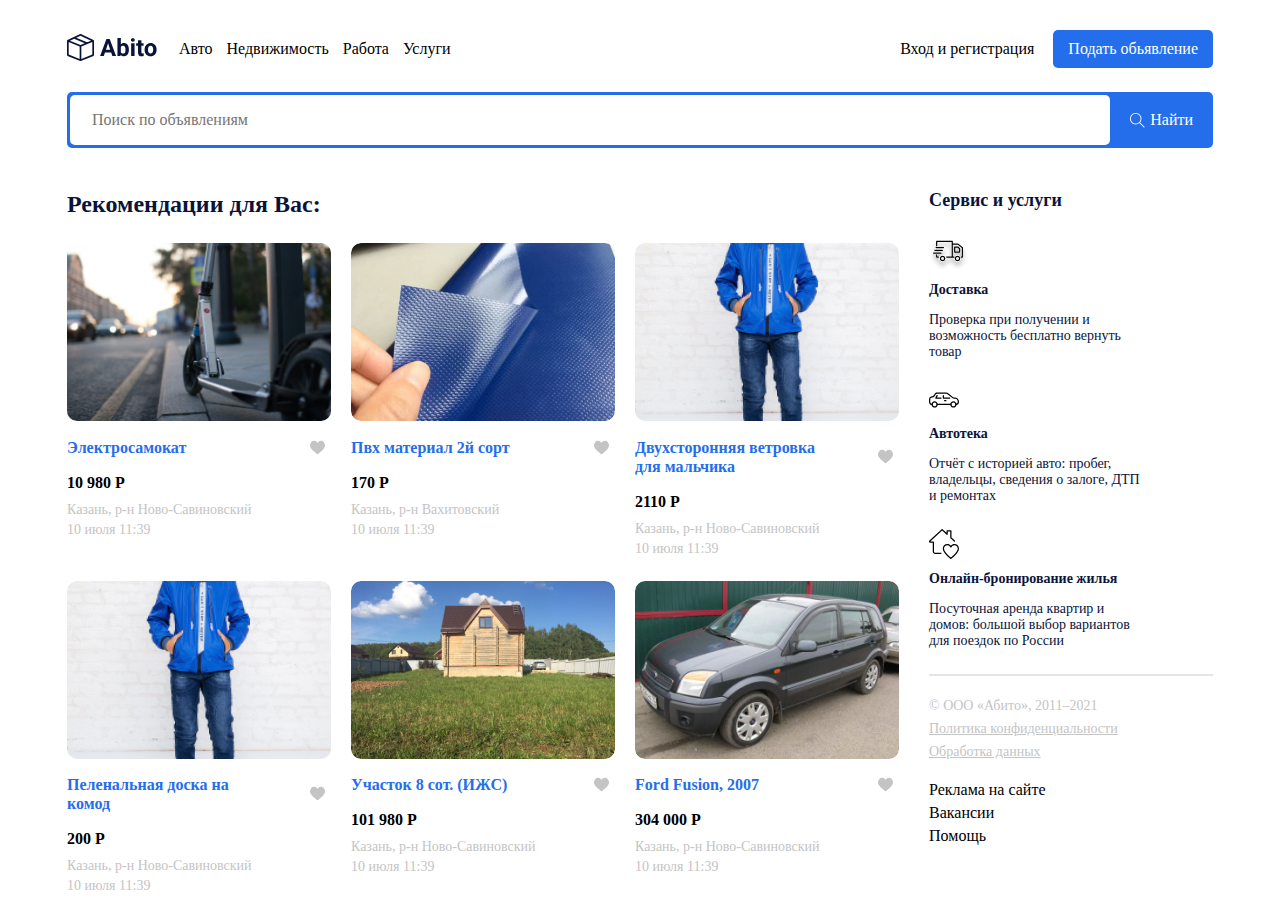
<file: index.html>
<!DOCTYPE html>
 <html lang="en">
 <head>
     <meta charset="UTF-8">
     <meta http-equiv="X-UA-Compatible" content="IE=edge">
     <meta name="viewport" content="width=device-width, initial-scale=1.0">
     <title>Abito - Доска обьявлений</title>
     <!-- Подключаем шрифт Roboto от Foogle fronts -->
     <link rel="preconnect" href="https://fonts.googleapis.com">
     <link rel="preconnect" href="https://fonts.gstatic.com" crossorigin>
     <link href="https://fonts.googleapis.com/css2?family=Roboto:wght@400;700&display=swap" rel="stylesheet">
     <!-- Подключаем normolize.css -->
     <link rel="stylesheet" href="css/normalize.css">
     <link rel="stylesheet" href="css/style.css">
 </head>
 <body>
     <!--Шапка сайта начало -->
     <header class="header container">
     <div class="navbar">
         <a href="/index.html" class="logo">
        <img src="img/logo.svg" alt="logo: Abito" class="logo-image">
        </a>
        <div class="navbar-panel">
            <button class="close-menu">
                <svg width="38" height="39" viewBox="0 0 38 39" fill="none" xmlns="http://www.w3.org/2000/svg">
                    <path d="M0.5 1L37.5 38M0.5 38L37.5 1" stroke="black"/>
                </svg>
            </button>    
            <!--Навигация-->
            <Nav class="navbar-menu">
                <ul class="menu">
                    <!--Меню-->
                    <li class="menu-item">
                        <!--Пункт меню-->
                        <a href="#" class="menu-link">Авто</a>
                        <!--Cылка-->
                    </li>
                    <li class="menu-item">
                        <a href="#" class="menu-link">Недвижимость</a>
                    </li>
                    <li class="menu-item">
                        <a href="#" class="menu-link">Работа</a>
                    </li>
                    <li class="menu-item">
                        <a href="#" class="menu-link">Услуги</a>
                    </li>
                </ul>
            </Nav>

            <div class="button-group">
                <a href="#" class="button button-link">Вход и регистрация</a>
                <a href="№" class="button button-primary">Подать обьявление</a>
            </div>
            <!-- /.button-group -->
        </div>
<button class="menu-button">
    <svg width="30" height="30" viewBox="0 0 30 30" fill="none" xmlns="http://www.w3.org/2000/svg">
        <path d="M0.937476 9.37501H29.0624C29.58 9.37501 29.9999 8.95498 29.9999 8.43754C29.9999 7.92002 29.5799 7.50006 29.0624 7.50006H0.937476C0.419955 7.50006 0 7.92009 0 8.43754C0 8.95498 0.420033 9.37501 0.937476 9.37501Z" fill="black"/>
        <path d="M29.0624 14.0626H0.937476C0.419955 14.0626 0 14.4826 0 15C0 15.5175 0.420033 15.9375 0.937476 15.9375H29.0624C29.58 15.9375 29.9999 15.5175 29.9999 15C29.9999 14.4826 29.58 14.0626 29.0624 14.0626Z" fill="black"/>
        <path d="M29.0625 20.625H10.3125C9.79495 20.625 9.375 21.0451 9.375 21.5625C9.375 22.08 9.79503 22.5 10.3125 22.5H29.0625C29.58 22.5 29.9999 22.0799 29.9999 21.5625C30 21.045 29.58 20.625 29.0625 20.625Z" fill="black"/>
        </svg>
        
</button>
<!-- /.menu-button -->
     </div>
     <!-- /.navbar -->
<!-- Панель поиска -->
     <div class="search-panel">
         <input type="search" class="search-input" placeholder="Поиск по объявлениям">
         <button class="search-button">
            <svg class="search-icon" width="15" height="15" viewBox="0 0 15 15" fill="none" xmlns="http://www.w3.org/2000/svg">
                <g clip-path="url(#clip0)">
                <path d="M14.6506 14.0012L10.0862 9.43675C10.9465 8.43352 11.4706 7.13293 11.4706 5.71058C11.4706 2.54822 8.89765 -0.0247192 5.7353 -0.0247192C4.20353 -0.0247192 2.76265 0.571751 1.67824 1.6544C0.595589 2.73793 -0.000881376 4.17881 9.77541e-07 5.71058C9.77541e-07 8.87293 2.57294 11.4459 5.7353 11.4459C7.15765 11.4459 8.45912 10.9218 9.46235 10.0615L14.0268 14.6259L14.6506 14.0012ZM5.7353 10.5635C3.06 10.5635 0.882354 8.38675 0.882354 5.71058C0.881472 4.41352 1.38618 3.19499 2.30294 2.2791C3.21882 1.36234 4.43824 0.857634 5.7353 0.857634C8.41059 0.857634 10.5882 3.0344 10.5882 5.71058C10.5882 8.38587 8.41059 10.5635 5.7353 10.5635Z" fill="white"/>
                </g>
                <defs>
                <clipPath id="clip0">
                <rect width="15" height="15" fill="white"/>
                </clipPath>
                </defs>
                </svg>                 
            <span class="search-button-text">Найти</span>
         </button>
     </div>
     <!-- /.search-panel -->
      <!--Шапка сайта конец -->
    </header>

    <div class="page-content container">
        <main class="main">
            <h2 class="page-title">Рекомендации для Вас:</h2>
            <div class="cards">
                <div class="card">
                    <a href="single.html" class="card-link">
                        <img src="img/card-image.jpg" alt="foto" class="card-image">
                    </a>
                    <div class="card-header">
                        <a href="single.html" class="card-link">
                            <h3 class="card-title">Электросамокат</h3>
                        </a>
                        <button class="like">
                            <img src="/img/like.svg" alt="like">
                        </button>
                    </div>
                    <!-- /.card-haeder -->
                    <strong class="card-price">
                        10 980 P
                    </strong>
                    <p class="card-text">Казань, р-н Ново-Савиновский</p>
                    <p class="card-text">10 июля 11:39</p>
                </div>
                <div class="card">
                    <a href="single.html" class="card-link">
                        <img src="img/card2.jpg" alt="foto" class="card-image">
                    </a>
                    <div class="card-header">
                        <a href="single.html" class="card-link">
                            <h3 class="card-title">Пвх материал 2й сорт</h3>
                        </a>
                        <button class="like">
                            <img src="/img/like.svg" alt="like">
                        </button>
                    </div>
                    <!-- /.card-haeder -->
                    <strong class="card-price">
                        170 P
                    </strong>
                    <p class="card-text">Казань, р-н Вахитовский</p>
                    <p class="card-text">10 июля 11:39</p>
                </div>  
                <div class="card">
                    <a href="single.html" class="card-link">
                        <img src="img/card3.jpg" alt="foto" class="card-image">
                    </a>
                    <div class="card-header">
                        <a href="single.html" class="card-link">
                            <h3 class="card-title">Двухсторонняя ветровка для мальчика</h3>
                        </a>
                        <button class="like">
                            <img src="/img/like.svg" alt="like">
                        </button>
                    </div>
                    <!-- /.card-haeder -->
                    <strong class="card-price">
                        2110 P
                    </strong>
                    <p class="card-text">Казань, р-н Ново-Савиновский</p>
                    <p class="card-text">10 июля 11:39</p>
                </div>  
                <div class="card">
                    <a href="single.html" class="card-link">
                        <img src="img/card3.jpg" alt="foto" class="card-image">
                    </a>
                    <div class="card-header">
                        <a href="single.html" class="card-link">
                            <h3 class="card-title">Пеленальная доска на комод</h3>
                        </a>
                        <button class="like">
                            <img src="/img/like.svg" alt="like">
                        </button>
                    </div>
                    <!-- /.card-haeder -->
                    <strong class="card-price">
                        200 P
                    </strong>
                    <p class="card-text">Казань, р-н Ново-Савиновский</p>
                    <p class="card-text">10 июля 11:39</p>
                </div>  
                <div class="card">
                    <a href="single.html" class="card-link">
                        <img src="img/card5.jpg" alt="foto" class="card-image">
                    </a>
                    <div class="card-header">
                        <a href="single.html" class="card-link">
                            <h3 class="card-title">Участок 8 сот. (ИЖС)</h3>
                        </a>
                        <button class="like">
                            <img src="/img/like.svg" alt="like">
                        </button>
                    </div>
                    <!-- /.card-haeder -->
                    <strong class="card-price">
                        101 980 P
                    </strong>
                    <p class="card-text">Казань, р-н Ново-Савиновский</p>
                    <p class="card-text">10 июля 11:39</p>
                </div>  
                <div class="card">
                    <a href="#" class="card-link">
                        <img src="img/card6.jpg" alt="foto" class="card-image">
                    </a>
                    <div class="card-header">
                        <a href="#" class="card-link">
                            <h3 class="card-title">Ford Fusion, 2007</h3>
                        </a>
                        <button class="like">
                            <img src="/img/like.svg" alt="like">
                        </button>
                    </div>
                    <!-- /.card-haeder -->
                    <strong class="card-price">
                        304 000 P
                    </strong>
                    <p class="card-text">Казань, р-н Ново-Савиновский</p>
                    <p class="card-text">10 июля 11:39</p>
                </div>
            </div>
        </main> <!--Блок с обьявлениями-->
        <aside class="saidbar">
            <h4 class="page-title">Сервис и услуги</h4>
            <div class="service">
                <img src="/img/truk.svg" alt="icon: truk" class="service-image">
                <h5 class="service-title">Доставка</h5>
                <p class="service-text">Проверка при получении и возможность бесплатно вернуть товар</p>
            </div>
            <div class="service">
                <img src="/img/sedan.svg" alt="icon: sedan" class="service-image">
                <h5 class="service-title">Автотека</h5>
                <p class="service-text">Отчёт с историей авто: пробег, владельцы, сведения о залоге, ДТП и ремонтах</p>
            </div>
            <div class="service">
                <img src="/img/love.svg" alt="icon: home" class="service-image">
                <h5 class="service-title">Онлайн-бронирование жилья</h5>
                <p class="service-text">Посуточная аренда квартир и домов: большой выбор вариантов для поездок по России</p>
            </div>
            <hr color="#E5E5E5">
            <footer class="footer">
                <p class="footer-text">© ООО «Абито», 2011–2021</p>
                <ul class="footer-menu">
                    <li class="footer-menu-item">
                        <a href="#" class="footer-text">Политика конфиденциальности</a>
                    </li>
                    <li class="footer-menu-item">
                        <a href="#" class="footer-text">Обработка данных </a>
                    </li>
                </ul>
                <ul class="footer-menu">
                    <li class="footer-menu-item">
                        <a href="#" class="footer-link">Реклама на сайте</a>
                    </li>
                    <li class="footer-menu-item">
                        <a href="#" class="footer-link">Вакансии</a>
                    </li>
                    <li class="footer-menu-item">
                        <a href="#" class="footer-link">Помощь</a>
                    </li>
                </ul>
            </footer>
        </aside><!-- Cайд бар -->
    </div>
    <!-- /.page-content -->
    <script src="https://unpkg.com/swiper/swiper-bundle.min.js"></script>
    <script src="js/main.js"></script>
</body>
</html>
</file>
<file: css/style.css>
.body {
    font-family: 'Roboto', sans-serif;
    font-size: 14px; /* Размер шрифта */
    color: #0A143A; /* Цвет теста #0A143A */
}
.container {
    max-width: 1146px; /*максимальная ширина*/
    margin: auto; /*автоматическое выравнивание по середине*/
}
.header {
    
    padding-top: 30px; /* Отступ панели сверху*/
    padding-bottom: 30px; /* Отступ панели снизу*/
    margin-bottom: 12px;

}
.navbar {
    display: flex; /* делаем гибкий блок*/
    align-items: center;/* выравниваем по вертикали по центру*/
    justify-content: space-between;/*разбросать элементы по краям*/
    margin-bottom: 24px; /* Отступ снизу */
}
/*меню в шапке*/
.navbar-menu {
    margin-right: auto;/*Автоматический отступ справа*/
    
}
.navbar-panel {
    flex-grow: 1; /* растянуть по ширине */
    display: flex;/* сделать гибким */
    align-items:center;/* выравнить по центру по вертикали */
}
.menu {
    list-style: none; /* Отключаем точки в списке */
    margin: 0; /* Обнуляем отстутупы */
    padding-left: 22px; /* Внутрений отступ слева 22 пикселя */
    padding-right: 22px; /* Внутрений отступ справа 22 пикселя */
    display: flex; /* меню в горизонтальный список */
}
.menu-item:not(:last-child) { /* для всех пунктов кроме последнего */
    margin-right: 14px; /* Отступ справа 14 пикселей */
} 
.menu-link {
    text-decoration: none; /* отключаем подчеркивание ссылок */
    color: inherit; /* Возьми цвет как у родителя (body) */
}

.button {
    text-decoration: none;
    display: inline-block;
    padding: 10px 15px; /* сверзху и снизу  10 пикселей , по краям 15 */
    cursor: pointer;
}
.button-link {
    color: inherit;
}

.button-primary {
    background: #256EEB; /* фон */
    border-radius: 5px; /* скругление углов */
    color: white;/* цвет шрифта */
}

.search-panel {
    height: 50px;/* Высота */
    background: #256EEB;
    border-radius: 5px;
    display: flex;
    padding: 3px;
}
.search-input {
    flex-grow: 1; /* растягиваеться на все свободное место */
    background: #FFFFFF;
    border-radius: 5px;
    border: none;/* Отключаем обводку */
    padding-left: 22px;
    padding-right: 22px;
}
.search-button {
    background:#256EEB;
    border: none;/* Отключаем обводку */
    color: white;
    padding-left: 20px;
    padding-right: 17px;
    display: flex;
    align-items: center;
}
.search-button-text {
    margin-left: 5px;
}
.page-content {
    display: grid;/* более гибкая чем флекс */
    grid-template-columns: 9fr 3fr; /* разбиваем на две колонки с разным весом */
    grid-column-gap: 10px;
}
.page-title {
    font-size: 24px;
    line-height: 28px;
    color: #0A143A;
}
.card-image {
    border-radius: 10px;
    width: 264px;
    height: 178px;
    object-fit: cover;/* Обрезание картинки под размер */
}
.cards {
    display: flex;
    flex-wrap: wrap;
}
.card {
    margin-bottom: 20px;
    margin-right: 20px;
}

.card-link {
    text-decoration: none;
}
.card-title {
    font-size: 16px;
    line-height: 19px;
    color: #256EEB;
    margin-top: 12px;
    margin-bottom: 5;
    max-width: 200px;
}
.card-header {
    display: flex;
    justify-content: space-between;
    align-items:center;
}
.like {
background:white;
border: none;
cursor: pointer;
margin-left: 15px;
}
.card-price {
    font-size: 16px;
    line-height: 19px;
    margin-bottom: 10px;
    display: block;
}
.card-text {
    font-size: 14px;
    line-height: 16px;
    color: #C4C4C4;
    margin-bottom: 4px;
    margin-top: 0;
}
.saidbar .page-title{
    font-size: 18px;
    line-height: 21px;
}
.service {
    margin-bottom: 25px;
}
.service-title {
    font-weight: bold;
    font-size: 14px;
    line-height: 16px;
    color: #0A143A;
    margin-top: 7px;
    margin-bottom: 7px;
}
.service-text {
    font-size: 14px;
    line-height: 16px;
    color: #0A143A;
    max-width: 217px; /* максимальная ширина */
}
.footer-text {
    display: inline-block;
    font-size: 14px;
    line-height: 16px;
    color: #C4C4C4;
    margin-bottom: 5px;
}
.footer-menu {
    margin: 0;
    padding: 0;
    list-style: none;
    margin-bottom: 16px;
}
.footer-link {
    color: inherit;
    text-decoration: none;
    display: inline-block;
    margin-bottom:  5px;
}
.content {
    max-width: 460px;
    padding-right: 30px;
}
.main-single {
    display: flex;
    align-items:flex-start;
}
.swiper-container {
    width: 100%;
    height: 300px;
    margin-left: auto;
    margin-right: auto;
  }

  .swiper-slide {
    background-size: cover;
    background-position: center;
  }

  .mySwiper2 {
    width: 100%;
    border-radius: 10px;
  }

  .mySwiper {
    height: 20%;
    box-sizing: border-box;
    padding: 10px 0;
  }

  .mySwiper .swiper-slide {
    width: 25%;
    height: 100%;
    opacity: 0.4;
    border-radius: 10px;
  }

  .mySwiper .swiper-slide-thumb-active {
    opacity: 1;
  }

  .swiper-slide img {
    display: block;
    width: 100%;
    height: 100%;
    object-fit: cover;
    border-radius: 3px;
  }
  
.content-text {
    font-size: 14px;
    line-height: 140%;
}
.author {
    min-width: 264px;
}
.author-wapper {
    display: flex;
    align-items: center;
    justify-content: space-between;
    margin-top: 25px;
    margin-bottom: 30px;
}
.author-avatar {
    width: 50px;
    height: 50px;
    object-fit: cover;
    border-radius: 50%;
}
.author-name {
    font-weight: bold;
    font-size: 14px;
    line-height: 16px;
    display: block;
    margin-bottom: 4px;
}
.rating {
    margin-bottom: 5px;

}
.rating-counter {
    opacity: 0.5;
    margin-left: 10px;
}
.author-status {
    font-size: 12px;
    line-height: 14px;
}
.button-block {
    display: block;
    width: 100%;
    height: 54px;
    margin-bottom: 14px;
    border: none;
}
.button-succes {
    background: #14B4BE;
    border-radius: 5px;
    color: white;
}
.single-price {
    font-size: 24px;
    line-height: 28px;
    margin-top: 0;
    margin-bottom: 0;
    display: block;
}
.page-title {
    margin-top: 0;
    margin-bottom: 25px;
}
.menu-button {
    background-color: #fff;
    border: none;
    cursor: pointer;
    display: none;/* отключаем кнопку везде */
}
.close-menu {
    display: none;
}
@media (max-width: 1200px) {
    .banner {
        max-width: 200px;
    }
    .content {
        max-width: 400px;
    }
    .container {
        max-width: 960px;
    }
    .card {
        width: 45%;
    }
    .card-image {
        width: 100%;
        height: 200px;
    }
}
@media (max-width: 992px) {
    .banner {
        display: block;
    }
    .content {
        max-width: 300px;
    }
    .container {
        max-width: 740px;
    }
    .card-image {
        height: 150px;
    }
    .author {
        min-width: 200px;
    }
}
@media (max-width: 768px) {
    .main-single {
        display: block;
        align-items: flex-start;
        }
    .content {
        display: block;
        }
    .close-menu {
        display: block;
        position: absolute;
        right: 30px;
        top: 30px;
        cursor: pointer;
        background: #fff;
        border:none;
    }
    .container {
        max-width: 560px;
    }
    .card {
        width: 100%;
    }
    .page-content {
        grid-template-columns: 8fr 4fr;
    }
    .menu-button {
        display: block;
    }
    .navbar-panel {
        position: fixed;
        right: 0;
        top: 0;
        width: 100%;
        height: 100%;
        background-color: #fff;
        z-index: 9; /* на экране будет впереди */
        flex-direction: column;/* выстраивает дочерние элементы в столбец */
        align-items:center; /* выравнивание по центру */
        justify-content: center; /* выравнивание по центру по вертикали*/
        transition: transform 0.2s, opacity 0.2s;
        transform: translateX(100%);/* Уберем меню в сторону, его не будет видно */
        opacity: 0;
    }
    .is-open {
        transform: translateX(0%);
        opacity: 1;
    }
    .navbar-menu {
        margin-left: auto;
        margin-bottom: 20px;
    }
    .menu {
        flex-direction: column;
        align-items: center;
        justify-content: center;
    }
    .menu-item:not(:last-child) {
        margin-right: 0px;
        margin-bottom: 10px;
    }
    .button-group {
        display: flex;
        flex-direction: column;
    }
    .content {
        max-width: 90%;
}
@media (max-width: 576px) {
   /*  .container {
        max-width: 90%;
    } не работает */
    .swiper-container {
        display: content;
    }    
    .page-content{
        grid-template-columns: 12fr;
    }
    .card-image {
        height: 250px;
    }
    .card {
        margin-right: 0;
    }
    .search-button-text {
        display: none;
    }
}
</file>
